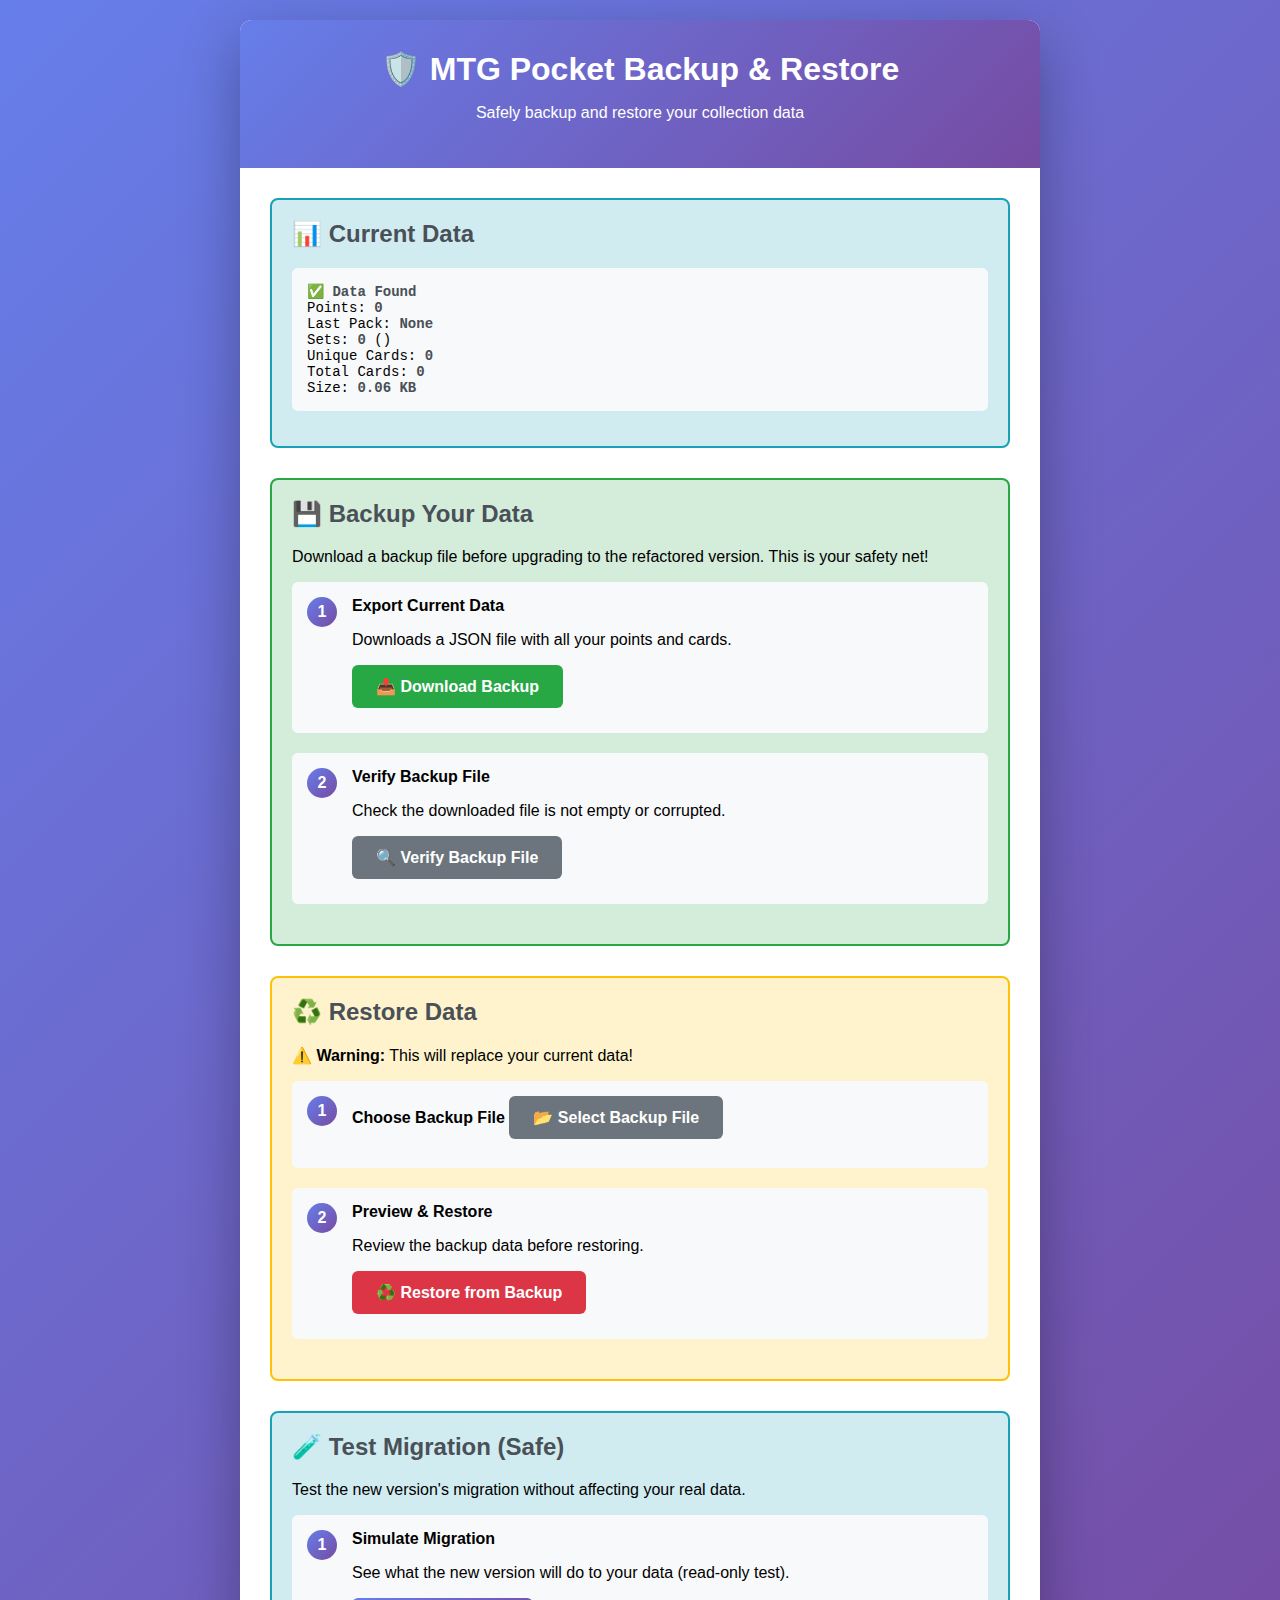
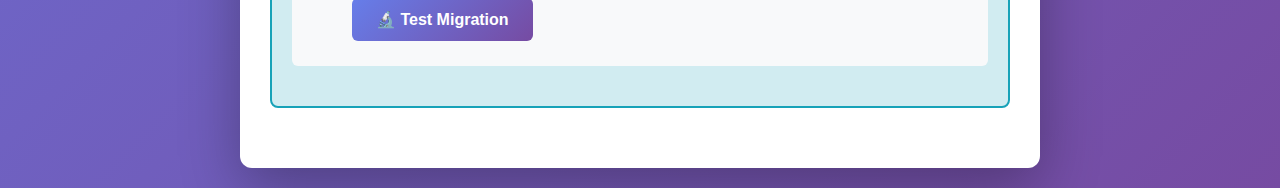
<file: backup.html>
<!DOCTYPE html>
<html lang="en">
<head>
  <meta charset="UTF-8">
  <meta name="viewport" content="width=device-width, initial-scale=1.0">
  <title>MTG Pocket - Backup & Restore</title>
  <style>
    * {
      box-sizing: border-box;
    }
    
    body {
      font-family: 'Segoe UI', Tahoma, Geneva, Verdana, sans-serif;
      background: linear-gradient(135deg, #667eea 0%, #764ba2 100%);
      margin: 0;
      padding: 20px;
      min-height: 100vh;
    }
    
    .container {
      max-width: 800px;
      margin: 0 auto;
      background: white;
      border-radius: 12px;
      box-shadow: 0 20px 60px rgba(0,0,0,0.3);
      overflow: hidden;
    }
    
    header {
      background: linear-gradient(135deg, #667eea 0%, #764ba2 100%);
      color: white;
      padding: 30px;
      text-align: center;
    }
    
    header h1 {
      margin: 0 0 10px 0;
      font-size: 2rem;
    }
    
    .content {
      padding: 30px;
    }
    
    .section {
      margin-bottom: 30px;
      padding: 20px;
      border: 2px solid #e9ecef;
      border-radius: 8px;
    }
    
    .section h2 {
      margin-top: 0;
      color: #495057;
      display: flex;
      align-items: center;
      gap: 10px;
    }
    
    .section.warning {
      border-color: #ffc107;
      background: #fff3cd;
    }
    
    .section.success {
      border-color: #28a745;
      background: #d4edda;
    }
    
    .section.info {
      border-color: #17a2b8;
      background: #d1ecf1;
    }
    
    button {
      padding: 12px 24px;
      border: none;
      border-radius: 6px;
      font-weight: 600;
      cursor: pointer;
      font-size: 16px;
      transition: all 0.2s;
      margin-right: 10px;
      margin-bottom: 10px;
    }
    
    button:hover {
      transform: translateY(-2px);
      box-shadow: 0 4px 12px rgba(0,0,0,0.15);
    }
    
    .btn-primary {
      background: linear-gradient(135deg, #667eea 0%, #764ba2 100%);
      color: white;
    }
    
    .btn-success {
      background: #28a745;
      color: white;
    }
    
    .btn-danger {
      background: #dc3545;
      color: white;
    }
    
    .btn-secondary {
      background: #6c757d;
      color: white;
    }
    
    .info-box {
      background: #f8f9fa;
      padding: 15px;
      border-radius: 6px;
      margin: 15px 0;
      font-family: 'Courier New', monospace;
      font-size: 14px;
    }
    
    .info-box strong {
      color: #495057;
    }
    
    input[type="file"] {
      display: none;
    }
    
    .file-input-label {
      display: inline-block;
      padding: 12px 24px;
      background: #6c757d;
      color: white;
      border-radius: 6px;
      cursor: pointer;
      font-weight: 600;
      transition: all 0.2s;
    }
    
    .file-input-label:hover {
      transform: translateY(-2px);
      box-shadow: 0 4px 12px rgba(0,0,0,0.15);
    }
    
    .step {
      display: flex;
      align-items: flex-start;
      gap: 15px;
      margin-bottom: 20px;
      padding: 15px;
      background: #f8f9fa;
      border-radius: 6px;
    }
    
    .step-number {
      min-width: 30px;
      height: 30px;
      background: linear-gradient(135deg, #667eea 0%, #764ba2 100%);
      color: white;
      border-radius: 50%;
      display: flex;
      align-items: center;
      justify-content: center;
      font-weight: bold;
    }
    
    .step-content {
      flex: 1;
    }
    
    .status {
      margin-top: 15px;
      padding: 10px;
      border-radius: 6px;
      display: none;
    }
    
    .status.show {
      display: block;
    }
    
    .status.success {
      background: #d4edda;
      color: #155724;
      border: 1px solid #c3e6cb;
    }
    
    .status.error {
      background: #f8d7da;
      color: #721c24;
      border: 1px solid #f5c6cb;
    }
    
    .status.info {
      background: #d1ecf1;
      color: #0c5460;
      border: 1px solid #bee5eb;
    }
  </style>
</head>
<body>
  <div class="container">
    <header>
      <h1>🛡️ MTG Pocket Backup & Restore</h1>
      <p>Safely backup and restore your collection data</p>
    </header>
    
    <div class="content">
      <!-- Current Data Info -->
      <div class="section info">
        <h2>📊 Current Data</h2>
        <div class="info-box" id="currentDataInfo">
          Checking localStorage...
        </div>
      </div>
      
      <!-- Backup Section -->
      <div class="section success">
        <h2>💾 Backup Your Data</h2>
        <p>Download a backup file before upgrading to the refactored version. This is your safety net!</p>
        
        <div class="step">
          <div class="step-number">1</div>
          <div class="step-content">
            <strong>Export Current Data</strong>
            <p>Downloads a JSON file with all your points and cards.</p>
            <button class="btn-success" id="exportBtn">📥 Download Backup</button>
          </div>
        </div>
        
        <div class="step">
          <div class="step-number">2</div>
          <div class="step-content">
            <strong>Verify Backup File</strong>
            <p>Check the downloaded file is not empty or corrupted.</p>
            <button class="btn-secondary" id="verifyBtn">🔍 Verify Backup File</button>
            <input type="file" id="verifyInput" accept=".json">
          </div>
        </div>
        
        <div id="backupStatus" class="status"></div>
      </div>
      
      <!-- Restore Section -->
      <div class="section warning">
        <h2>♻️ Restore Data</h2>
        <p><strong>⚠️ Warning:</strong> This will replace your current data!</p>
        
        <div class="step">
          <div class="step-number">1</div>
          <div class="step-content">
            <strong>Choose Backup File</strong>
            <label for="restoreInput" class="file-input-label">
              📂 Select Backup File
            </label>
            <input type="file" id="restoreInput" accept=".json">
            <p id="selectedFile" style="margin-top:10px;color:#6c757d;font-size:14px;"></p>
          </div>
        </div>
        
        <div class="step">
          <div class="step-number">2</div>
          <div class="step-content">
            <strong>Preview & Restore</strong>
            <p>Review the backup data before restoring.</p>
            <button class="btn-danger" id="restoreBtn" disabled>♻️ Restore from Backup</button>
          </div>
        </div>
        
        <div id="restoreStatus" class="status"></div>
        <div id="previewData" class="info-box" style="display:none;"></div>
      </div>
      
      <!-- Test Migration Section -->
      <div class="section info">
        <h2>🧪 Test Migration (Safe)</h2>
        <p>Test the new version's migration without affecting your real data.</p>
        
        <div class="step">
          <div class="step-number">1</div>
          <div class="step-content">
            <strong>Simulate Migration</strong>
            <p>See what the new version will do to your data (read-only test).</p>
            <button class="btn-primary" id="testMigrationBtn">🔬 Test Migration</button>
          </div>
        </div>
        
        <div id="migrationStatus" class="status"></div>
        <pre id="migrationPreview" style="display:none;background:#f8f9fa;padding:15px;border-radius:6px;overflow-x:auto;font-size:12px;"></pre>
      </div>
    </div>
  </div>

  <script>
    // Check current data on load
    window.addEventListener('load', () => {
      const data = localStorage.getItem('mtgPocket');
      const infoDiv = document.getElementById('currentDataInfo');
      
      if (!data) {
        infoDiv.innerHTML = '<strong>⚠️ No data found</strong><br>No MTG Pocket data in localStorage.';
        return;
      }
      
      try {
        const parsed = JSON.parse(data);
        const sets = Object.keys(parsed.cards || {});
        const totalCards = Object.values(parsed.cards || {}).reduce((sum, set) => 
          sum + Object.keys(set).length, 0
        );
        const totalCount = Object.values(parsed.cards || {}).reduce((sum, set) => 
          sum + Object.values(set).reduce((s, card) => s + (card.count || 0), 0), 0
        );
        const dataSize = new Blob([data]).size;
        
        infoDiv.innerHTML = `
          <strong>✅ Data Found</strong><br>
          Points: <strong>${parsed.points || 0}</strong><br>
          Last Pack: <strong>${parsed.lastPack || 'None'}</strong><br>
          Sets: <strong>${sets.length}</strong> (${sets.join(', ')})<br>
          Unique Cards: <strong>${totalCards}</strong><br>
          Total Cards: <strong>${totalCount}</strong><br>
          Size: <strong>${(dataSize / 1024).toFixed(2)} KB</strong>
        `;
      } catch (error) {
        infoDiv.innerHTML = `<strong>❌ Corrupted Data</strong><br>Error: ${error.message}`;
      }
    });
    
    // Export backup
    document.getElementById('exportBtn').onclick = () => {
      const data = localStorage.getItem('mtgPocket');
      const statusDiv = document.getElementById('backupStatus');
      
      if (!data) {
        statusDiv.className = 'status error show';
        statusDiv.textContent = '❌ No data to backup!';
        return;
      }
      
      const blob = new Blob([data], { type: 'application/json' });
      const url = URL.createObjectURL(blob);
      const a = document.createElement('a');
      const timestamp = new Date().toISOString().replace(/[:.]/g, '-').slice(0, -5);
      a.href = url;
      a.download = `mtg-pocket-backup-${timestamp}.json`;
      a.click();
      URL.revokeObjectURL(url);
      
      statusDiv.className = 'status success show';
      statusDiv.textContent = `✅ Backup downloaded: mtg-pocket-backup-${timestamp}.json`;
    };
    
    // Verify backup
    document.getElementById('verifyBtn').onclick = () => {
      document.getElementById('verifyInput').click();
    };
    
    document.getElementById('verifyInput').onchange = (e) => {
      const file = e.target.files[0];
      const statusDiv = document.getElementById('backupStatus');
      
      if (!file) return;
      
      const reader = new FileReader();
      reader.onload = (event) => {
        try {
          const data = JSON.parse(event.target.result);
          
          if (!data.points && data.points !== 0) throw new Error('Missing points field');
          if (!data.cards) throw new Error('Missing cards field');
          
          const sets = Object.keys(data.cards);
          const totalCards = Object.values(data.cards).reduce((sum, set) => 
            sum + Object.keys(set).length, 0
          );
          
          statusDiv.className = 'status success show';
          statusDiv.innerHTML = `
            ✅ Backup file is valid!<br>
            Points: ${data.points}<br>
            Sets: ${sets.length}<br>
            Cards: ${totalCards}
          `;
        } catch (error) {
          statusDiv.className = 'status error show';
          statusDiv.textContent = `❌ Invalid backup file: ${error.message}`;
        }
      };
      reader.readAsText(file);
    };
    
    // Select restore file
    document.getElementById('restoreInput').onchange = (e) => {
      const file = e.target.files[0];
      const selectedFileDiv = document.getElementById('selectedFile');
      const restoreBtn = document.getElementById('restoreBtn');
      const previewDiv = document.getElementById('previewData');
      const statusDiv = document.getElementById('restoreStatus');
      
      if (!file) {
        restoreBtn.disabled = true;
        return;
      }
      
      selectedFileDiv.textContent = `Selected: ${file.name} (${(file.size / 1024).toFixed(2)} KB)`;
      
      const reader = new FileReader();
      reader.onload = (event) => {
        try {
          const data = JSON.parse(event.target.result);
          
          // Validate
          if (!data.points && data.points !== 0) throw new Error('Invalid backup: missing points');
          if (!data.cards) throw new Error('Invalid backup: missing cards');
          
          // Store for restoration
          window.backupData = data;
          
          // Show preview
          const sets = Object.keys(data.cards);
          const totalCards = Object.values(data.cards).reduce((sum, set) => 
            sum + Object.keys(set).length, 0
          );
          
          previewDiv.style.display = 'block';
          previewDiv.innerHTML = `
            <strong>Preview:</strong><br>
            Points: ${data.points}<br>
            Sets: ${sets.join(', ')}<br>
            Total Cards: ${totalCards}<br>
            Last Pack: ${data.lastPack || 'None'}
          `;
          
          restoreBtn.disabled = false;
          statusDiv.className = 'status info show';
          statusDiv.textContent = '✅ Ready to restore. Click "Restore from Backup" to proceed.';
        } catch (error) {
          restoreBtn.disabled = true;
          previewDiv.style.display = 'none';
          statusDiv.className = 'status error show';
          statusDiv.textContent = `❌ Invalid backup file: ${error.message}`;
        }
      };
      reader.readAsText(file);
    };
    
    // Restore data
    document.getElementById('restoreBtn').onclick = () => {
      const statusDiv = document.getElementById('restoreStatus');
      
      if (!window.backupData) {
        statusDiv.className = 'status error show';
        statusDiv.textContent = '❌ No backup data loaded!';
        return;
      }
      
      if (!confirm('⚠️ This will REPLACE your current data! Are you sure?')) {
        return;
      }
      
      try {
        localStorage.setItem('mtgPocket', JSON.stringify(window.backupData));
        statusDiv.className = 'status success show';
        statusDiv.textContent = '✅ Data restored successfully! Reload the main app to see your data.';
        
        // Update current data display
        setTimeout(() => window.location.reload(), 1000);
      } catch (error) {
        statusDiv.className = 'status error show';
        statusDiv.textContent = `❌ Failed to restore: ${error.message}`;
      }
    };
    
    // Test migration
    document.getElementById('testMigrationBtn').onclick = () => {
      const statusDiv = document.getElementById('migrationStatus');
      const previewDiv = document.getElementById('migrationPreview');
      
      const data = localStorage.getItem('mtgPocket');
      
      if (!data) {
        statusDiv.className = 'status error show';
        statusDiv.textContent = '❌ No data to test migration on!';
        return;
      }
      
      try {
        const parsed = JSON.parse(data);
        const MTG_CARD_BACK = 'https://files.mtg.wiki/Magic_card_back.jpg';
        
        let changes = [];
        let migrated = JSON.parse(JSON.stringify(parsed)); // Deep clone
        
        // Simulate migration
        Object.keys(migrated.cards || {}).forEach(setCode => {
          Object.keys(migrated.cards[setCode]).forEach(cardId => {
            const card = migrated.cards[setCode][cardId];
            
            if (card.fullart === undefined) {
              card.fullart = cardId.endsWith('_fullart');
              changes.push(`${setCode}/${cardId}: Added fullart=${card.fullart}`);
            }
            
            if (card.backImg === undefined) {
              card.backImg = MTG_CARD_BACK;
              changes.push(`${setCode}/${cardId}: Added backImg`);
            }
            
            if (typeof card.count !== 'number') {
              card.count = 1;
              changes.push(`${setCode}/${cardId}: Fixed count to 1`);
            }
          });
        });
        
        if (changes.length === 0) {
          statusDiv.className = 'status success show';
          statusDiv.textContent = '✅ No migration needed! Your data is already compatible.';
          previewDiv.style.display = 'none';
        } else {
          statusDiv.className = 'status info show';
          statusDiv.textContent = `🔬 Migration would make ${changes.length} changes:`;
          previewDiv.style.display = 'block';
          previewDiv.textContent = changes.join('\n');
        }
      } catch (error) {
        statusDiv.className = 'status error show';
        statusDiv.textContent = `❌ Error testing migration: ${error.message}`;
      }
    };
  </script>
</body>
</html>
</file>
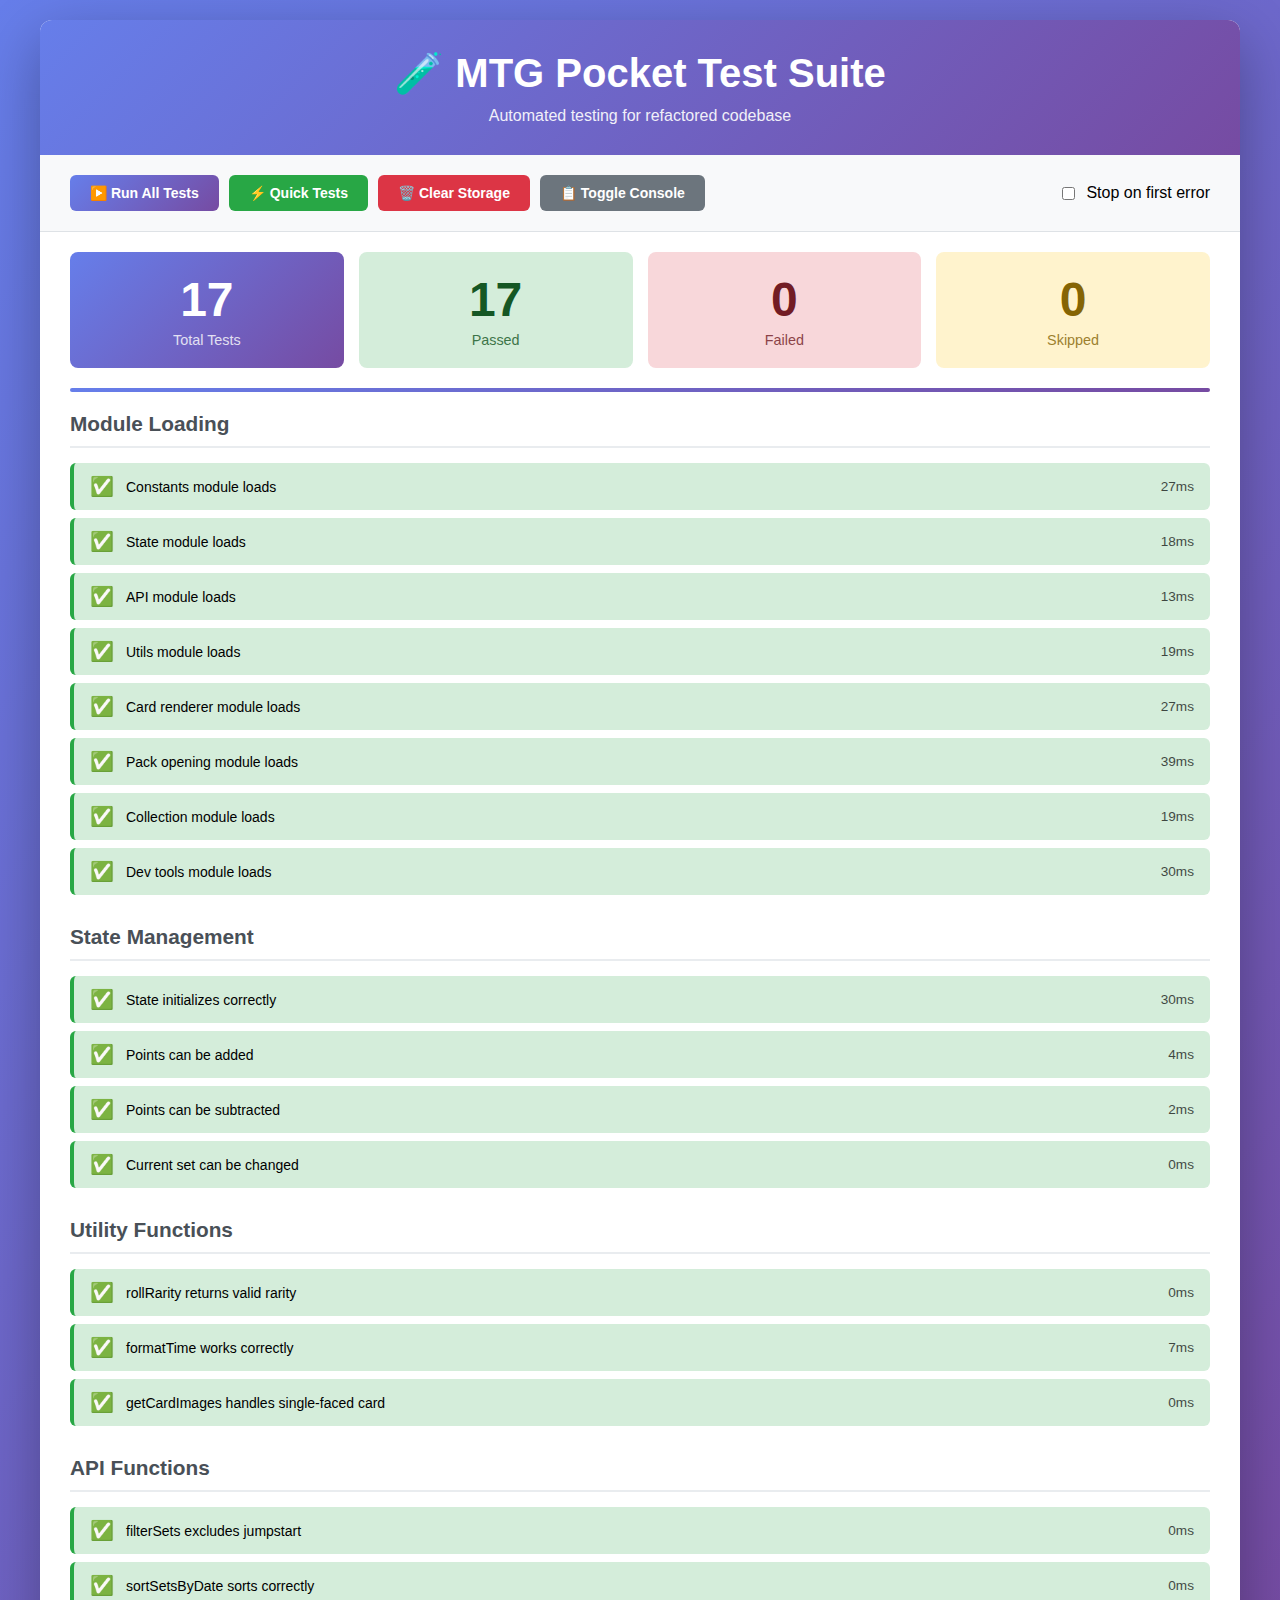
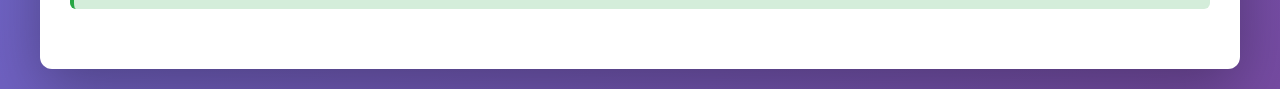
<file: test.html>
<!DOCTYPE html>
<html lang="en">
<head>
  <meta charset="UTF-8">
  <meta name="viewport" content="width=device-width, initial-scale=1.0">
  <title>MTG Pocket - Test Suite</title>
  <style>
    * {
      box-sizing: border-box;
    }
    
    body {
      font-family: 'Segoe UI', Tahoma, Geneva, Verdana, sans-serif;
      background: linear-gradient(135deg, #667eea 0%, #764ba2 100%);
      margin: 0;
      padding: 20px;
      min-height: 100vh;
    }
    
    .container {
      max-width: 1200px;
      margin: 0 auto;
      background: white;
      border-radius: 12px;
      box-shadow: 0 20px 60px rgba(0,0,0,0.3);
      overflow: hidden;
    }
    
    header {
      background: linear-gradient(135deg, #667eea 0%, #764ba2 100%);
      color: white;
      padding: 30px;
      text-align: center;
    }
    
    header h1 {
      margin: 0 0 10px 0;
      font-size: 2.5rem;
    }
    
    header p {
      margin: 0;
      opacity: 0.9;
    }
    
    .controls {
      padding: 20px 30px;
      background: #f8f9fa;
      border-bottom: 1px solid #dee2e6;
      display: flex;
      gap: 10px;
      flex-wrap: wrap;
      align-items: center;
    }
    
    button {
      padding: 10px 20px;
      border: none;
      border-radius: 6px;
      font-weight: 600;
      cursor: pointer;
      transition: all 0.2s;
      font-size: 14px;
    }
    
    button:hover {
      transform: translateY(-2px);
      box-shadow: 0 4px 12px rgba(0,0,0,0.15);
    }
    
    .btn-primary {
      background: linear-gradient(135deg, #667eea 0%, #764ba2 100%);
      color: white;
    }
    
    .btn-success {
      background: #28a745;
      color: white;
    }
    
    .btn-danger {
      background: #dc3545;
      color: white;
    }
    
    .btn-secondary {
      background: #6c757d;
      color: white;
    }
    
    .summary {
      padding: 20px 30px;
      display: grid;
      grid-template-columns: repeat(auto-fit, minmax(200px, 1fr));
      gap: 15px;
    }
    
    .stat-card {
      padding: 20px;
      border-radius: 8px;
      text-align: center;
    }
    
    .stat-card.total {
      background: linear-gradient(135deg, #667eea 0%, #764ba2 100%);
      color: white;
    }
    
    .stat-card.passed {
      background: #d4edda;
      color: #155724;
    }
    
    .stat-card.failed {
      background: #f8d7da;
      color: #721c24;
    }
    
    .stat-card.skipped {
      background: #fff3cd;
      color: #856404;
    }
    
    .stat-card .number {
      font-size: 3rem;
      font-weight: bold;
      margin: 0;
    }
    
    .stat-card .label {
      font-size: 0.9rem;
      opacity: 0.8;
      margin-top: 5px;
    }
    
    .progress-bar {
      height: 4px;
      background: #e9ecef;
      margin: 0 30px 20px 30px;
      border-radius: 2px;
      overflow: hidden;
    }
    
    .progress-fill {
      height: 100%;
      background: linear-gradient(90deg, #667eea 0%, #764ba2 100%);
      width: 0%;
      transition: width 0.3s ease;
    }
    
    .results {
      padding: 0 30px 30px 30px;
    }
    
    .test-group {
      margin-bottom: 30px;
    }
    
    .test-group h2 {
      font-size: 1.3rem;
      margin: 0 0 15px 0;
      padding-bottom: 10px;
      border-bottom: 2px solid #e9ecef;
      color: #495057;
    }
    
    .test-item {
      padding: 12px 16px;
      margin-bottom: 8px;
      border-radius: 6px;
      display: flex;
      align-items: center;
      gap: 12px;
      font-size: 14px;
      transition: all 0.2s;
    }
    
    .test-item:hover {
      transform: translateX(4px);
    }
    
    .test-item.passed {
      background: #d4edda;
      border-left: 4px solid #28a745;
    }
    
    .test-item.failed {
      background: #f8d7da;
      border-left: 4px solid #dc3545;
    }
    
    .test-item.skipped {
      background: #fff3cd;
      border-left: 4px solid #ffc107;
    }
    
    .test-item.running {
      background: #cfe2ff;
      border-left: 4px solid #0d6efd;
      animation: pulse 1.5s ease-in-out infinite;
    }
    
    @keyframes pulse {
      0%, 100% { opacity: 1; }
      50% { opacity: 0.7; }
    }
    
    .test-icon {
      font-size: 1.2rem;
      min-width: 24px;
    }
    
    .test-name {
      flex: 1;
      font-weight: 500;
    }
    
    .test-duration {
      font-size: 0.85rem;
      opacity: 0.7;
    }
    
    .test-error {
      margin-top: 8px;
      padding: 8px 12px;
      background: rgba(0,0,0,0.05);
      border-radius: 4px;
      font-family: 'Courier New', monospace;
      font-size: 0.85rem;
      color: #721c24;
      white-space: pre-wrap;
      word-break: break-word;
    }
    
    .loading {
      text-align: center;
      padding: 40px;
      color: #6c757d;
    }
    
    .spinner {
      border: 3px solid #f3f3f3;
      border-top: 3px solid #667eea;
      border-radius: 50%;
      width: 40px;
      height: 40px;
      animation: spin 1s linear infinite;
      margin: 0 auto 20px;
    }
    
    @keyframes spin {
      0% { transform: rotate(0deg); }
      100% { transform: rotate(360deg); }
    }
    
    .console-output {
      margin-top: 20px;
      padding: 15px;
      background: #1e1e1e;
      color: #d4d4d4;
      border-radius: 6px;
      font-family: 'Courier New', monospace;
      font-size: 0.85rem;
      max-height: 300px;
      overflow-y: auto;
      display: none;
    }
    
    .console-output.visible {
      display: block;
    }
    
    .console-line {
      margin-bottom: 4px;
      padding: 2px 0;
    }
    
    .console-line.error {
      color: #f48771;
    }
    
    .console-line.warn {
      color: #dcdcaa;
    }
    
    .console-line.info {
      color: #4fc1ff;
    }
  </style>
</head>
<body>
  <div class="container">
    <header>
      <h1>🧪 MTG Pocket Test Suite</h1>
      <p>Automated testing for refactored codebase</p>
    </header>
    
    <div class="controls">
      <button class="btn-primary" id="runAllTests">▶️ Run All Tests</button>
      <button class="btn-success" id="runQuickTests">⚡ Quick Tests</button>
      <button class="btn-danger" id="clearStorage">🗑️ Clear Storage</button>
      <button class="btn-secondary" id="toggleConsole">📋 Toggle Console</button>
      <label style="margin-left: auto; display: flex; align-items: center; gap: 8px;">
        <input type="checkbox" id="stopOnError">
        <span>Stop on first error</span>
      </label>
    </div>
    
    <div class="summary" id="summary" style="display: none;">
      <div class="stat-card total">
        <div class="number" id="totalTests">0</div>
        <div class="label">Total Tests</div>
      </div>
      <div class="stat-card passed">
        <div class="number" id="passedTests">0</div>
        <div class="label">Passed</div>
      </div>
      <div class="stat-card failed">
        <div class="number" id="failedTests">0</div>
        <div class="label">Failed</div>
      </div>
      <div class="stat-card skipped">
        <div class="number" id="skippedTests">0</div>
        <div class="label">Skipped</div>
      </div>
    </div>
    
    <div class="progress-bar">
      <div class="progress-fill" id="progressFill"></div>
    </div>
    
    <div class="results" id="results">
      <div class="loading">
        <div class="spinner"></div>
        <p>Ready to run tests...</p>
      </div>
    </div>
    
    <div class="console-output" id="consoleOutput"></div>
  </div>

  <script type="module">
    // Test Suite Framework
    class TestSuite {
      constructor() {
        this.tests = [];
        this.results = {
          total: 0,
          passed: 0,
          failed: 0,
          skipped: 0
        };
        this.running = false;
        this.stopOnError = false;
        this.consoleLogs = [];
        
        // Intercept console methods
        this.setupConsoleInterception();
      }
      
      setupConsoleInterception() {
        const originalLog = console.log;
        const originalError = console.error;
        const originalWarn = console.warn;
        
        console.log = (...args) => {
          this.addConsoleLog('info', args.join(' '));
          originalLog.apply(console, args);
        };
        
        console.error = (...args) => {
          this.addConsoleLog('error', args.join(' '));
          originalError.apply(console, args);
        };
        
        console.warn = (...args) => {
          this.addConsoleLog('warn', args.join(' '));
          originalWarn.apply(console, args);
        };
      }
      
      addConsoleLog(type, message) {
        this.consoleLogs.push({ type, message, time: new Date().toLocaleTimeString() });
        this.updateConsoleOutput();
      }
      
      updateConsoleOutput() {
        const consoleDiv = document.getElementById('consoleOutput');
        const last20 = this.consoleLogs.slice(-20);
        consoleDiv.innerHTML = last20.map(log => 
          `<div class="console-line ${log.type}">[${log.time}] ${log.message}</div>`
        ).join('');
        consoleDiv.scrollTop = consoleDiv.scrollHeight;
      }
      
      group(name, tests) {
        this.tests.push({ type: 'group', name, tests });
      }
      
      test(name, fn, options = {}) {
        return { name, fn, options };
      }
      
      async runAll() {
        if (this.running) return;
        
        this.running = true;
        this.results = { total: 0, passed: 0, failed: 0, skipped: 0 };
        this.stopOnError = document.getElementById('stopOnError').checked;
        
        const resultsDiv = document.getElementById('results');
        resultsDiv.innerHTML = '';
        
        document.getElementById('summary').style.display = 'grid';
        
        for (const group of this.tests) {
          if (group.type === 'group') {
            const groupDiv = document.createElement('div');
            groupDiv.className = 'test-group';
            groupDiv.innerHTML = `<h2>${group.name}</h2>`;
            resultsDiv.appendChild(groupDiv);
            
            for (const test of group.tests) {
              if (!this.running) break;
              
              const testDiv = document.createElement('div');
              testDiv.className = 'test-item running';
              testDiv.innerHTML = `
                <span class="test-icon">⏳</span>
                <span class="test-name">${test.name}</span>
                <span class="test-duration">Running...</span>
              `;
              groupDiv.appendChild(testDiv);
              
              this.results.total++;
              this.updateProgress();
              
              const startTime = performance.now();
              
              try {
                await test.fn();
                const duration = Math.round(performance.now() - startTime);
                
                testDiv.className = 'test-item passed';
                testDiv.innerHTML = `
                  <span class="test-icon">✅</span>
                  <span class="test-name">${test.name}</span>
                  <span class="test-duration">${duration}ms</span>
                `;
                
                this.results.passed++;
              } catch (error) {
                const duration = Math.round(performance.now() - startTime);
                
                testDiv.className = 'test-item failed';
                testDiv.innerHTML = `
                  <span class="test-icon">❌</span>
                  <span class="test-name">${test.name}</span>
                  <span class="test-duration">${duration}ms</span>
                `;
                
                const errorDiv = document.createElement('div');
                errorDiv.className = 'test-error';
                errorDiv.textContent = error.message || error;
                testDiv.appendChild(errorDiv);
                
                this.results.failed++;
                
                if (this.stopOnError) {
                  this.running = false;
                  break;
                }
              }
              
              this.updateProgress();
            }
          }
        }
        
        this.running = false;
        this.updateProgress();
      }
      
      async runQuick() {
        // Run only quick tests (marked with quick: true)
        const originalTests = this.tests;
        this.tests = this.tests.map(group => ({
          ...group,
          tests: group.tests.filter(t => t.options.quick)
        })).filter(g => g.tests.length > 0);
        
        await this.runAll();
        
        this.tests = originalTests;
      }
      
      updateProgress() {
        document.getElementById('totalTests').textContent = this.results.total;
        document.getElementById('passedTests').textContent = this.results.passed;
        document.getElementById('failedTests').textContent = this.results.failed;
        document.getElementById('skippedTests').textContent = this.results.skipped;
        
        const progress = this.results.total > 0 
          ? ((this.results.passed + this.results.failed + this.results.skipped) / this.results.total) * 100 
          : 0;
        
        document.getElementById('progressFill').style.width = `${progress}%`;
      }
      
      stop() {
        this.running = false;
      }
    }
    
    // Create test suite instance
    const suite = new TestSuite();
    
    // ===== MODULE LOADING TESTS =====
    suite.group('Module Loading', [
      suite.test('Constants module loads', async () => {
        const module = await import('./js/constants.js');
        if (!module.PACK_COST) throw new Error('PACK_COST not exported');
        if (module.PACK_COST !== 6) throw new Error('PACK_COST has wrong value');
      }, { quick: true }),
      
      suite.test('State module loads', async () => {
        const module = await import('./js/state.js');
        if (typeof module.initializeState !== 'function') throw new Error('initializeState not exported');
        if (typeof module.save !== 'function') throw new Error('save not exported');
      }, { quick: true }),
      
      suite.test('API module loads', async () => {
        const module = await import('./js/api.js');
        if (typeof module.fetchAllPages !== 'function') throw new Error('fetchAllPages not exported');
      }, { quick: true }),
      
      suite.test('Utils module loads', async () => {
        const module = await import('./js/utils.js');
        if (typeof module.rollRarity !== 'function') throw new Error('rollRarity not exported');
        if (typeof module.getCardImages !== 'function') throw new Error('getCardImages not exported');
      }, { quick: true }),
      
      suite.test('Card renderer module loads', async () => {
        const module = await import('./js/card-renderer.js');
        if (typeof module.createCardElement !== 'function') throw new Error('createCardElement not exported');
      }, { quick: true }),
      
      suite.test('Pack opening module loads', async () => {
        const module = await import('./js/pack-opening.js');
        if (typeof module.openPack !== 'function') throw new Error('openPack not exported');
      }, { quick: true }),
      
      suite.test('Collection module loads', async () => {
        const module = await import('./js/collection.js');
        if (typeof module.renderCollection !== 'function') throw new Error('renderCollection not exported');
      }, { quick: true }),
      
      suite.test('Dev tools module loads', async () => {
        const module = await import('./js/dev-tools.js');
        if (typeof module.initDevPanel !== 'function') throw new Error('initDevPanel not exported');
      }, { quick: true }),
    ]);
    
    // ===== STATE MANAGEMENT TESTS =====
    suite.group('State Management', [
      suite.test('State initializes correctly', async () => {
        const { initializeState, getPoints } = await import('./js/state.js');
        initializeState();
        const points = getPoints();
        if (typeof points !== 'number') throw new Error('Points is not a number');
      }, { quick: true }),
      
      suite.test('Points can be added', async () => {
        const { addPoints, getPoints } = await import('./js/state.js');
        const before = getPoints();
        addPoints(5);
        const after = getPoints();
        if (after !== before + 5) throw new Error('Points not added correctly');
      }, { quick: true }),
      
      suite.test('Points can be subtracted', async () => {
        const { subtractPoints, getPoints } = await import('./js/state.js');
        const before = getPoints();
        subtractPoints(3);
        const after = getPoints();
        if (after !== before - 3) throw new Error('Points not subtracted correctly');
      }, { quick: true }),
      
      suite.test('Current set can be changed', async () => {
        const { setCurrentSet, getCurrentSet } = await import('./js/state.js');
        setCurrentSet('TEST');
        const current = getCurrentSet();
        if (current !== 'TEST') throw new Error('Set not changed correctly');
      }, { quick: true }),
      
      suite.test('Data persists to localStorage', async () => {
        const { save, setPoints } = await import('./js/state.js');
        setPoints(100);
        save();
        const stored = JSON.parse(localStorage.getItem('mtgPocket'));
        if (stored.points !== 100) throw new Error('Data not saved to localStorage');
      }),
    ]);
    
    // ===== UTILITY FUNCTION TESTS =====
    suite.group('Utility Functions', [
      suite.test('rollRarity returns valid rarity', async () => {
        const { rollRarity } = await import('./js/utils.js');
        const validRarities = ['common', 'uncommon', 'rare', 'mythic'];
        const result = rollRarity();
        if (!validRarities.includes(result)) throw new Error(`Invalid rarity: ${result}`);
      }, { quick: true }),
      
      suite.test('rollRarity distribution is reasonable', async () => {
        const { rollRarity } = await import('./js/utils.js');
        const rolls = Array(1000).fill(0).map(() => rollRarity());
        const common = rolls.filter(r => r === 'common').length;
        const mythic = rolls.filter(r => r === 'mythic').length;
        
        // Common should be most frequent
        if (common < 500) throw new Error('Common cards too rare');
        // Mythic should be rarest
        if (mythic > 100) throw new Error('Mythic cards too common');
      }),
      
      suite.test('formatTime works correctly', async () => {
        const { formatTime } = await import('./js/utils.js');
        const result = formatTime(125000); // 2:05
        if (result !== '02:05') throw new Error(`Wrong format: ${result}`);
      }, { quick: true }),
      
      suite.test('randomChance works', async () => {
        const { randomChance } = await import('./js/utils.js');
        const always = Array(100).fill(0).map(() => randomChance(1.0));
        const never = Array(100).fill(0).map(() => randomChance(0.0));
        
        if (!always.every(r => r === true)) throw new Error('randomChance(1.0) should always be true');
        if (!never.every(r => r === false)) throw new Error('randomChance(0.0) should always be false');
      }),
      
      suite.test('getCardImages handles single-faced card', async () => {
        const { getCardImages } = await import('./js/utils.js');
        const card = {
          name: 'Test Card',
          image_uris: { normal: 'front.jpg' }
        };
        const result = getCardImages(card);
        if (result.front !== 'front.jpg') throw new Error('Front image not extracted');
        if (!result.back) throw new Error('Back image missing');
      }, { quick: true }),
      
      suite.test('getCardImages handles double-faced card', async () => {
        const { getCardImages } = await import('./js/utils.js');
        const card = {
          name: 'Test DFC',
          card_faces: [
            { image_uris: { normal: 'front.jpg' } },
            { image_uris: { normal: 'back.jpg' } }
          ]
        };
        const result = getCardImages(card);
        if (result.front !== 'front.jpg') throw new Error('Front image not extracted');
        if (result.back !== 'back.jpg') throw new Error('Back image not extracted');
      }),
    ]);
    
    // ===== API TESTS =====
    suite.group('API Functions', [
      suite.test('fetchAllPages handles single page', async () => {
        const { fetchAllPages } = await import('./js/api.js');
        // Note: This will make a real API call - might be slow
        const url = 'https://api.scryfall.com/sets';
        const result = await fetchAllPages(url);
        if (!Array.isArray(result)) throw new Error('Result is not an array');
        if (result.length === 0) throw new Error('No data returned');
      }),
      
      suite.test('filterSets excludes jumpstart', async () => {
        const { filterSets } = await import('./js/api.js');
        const sets = [
          { name: 'Jumpstart', released_at: '2020-01-01', card_count: 500, icon_svg_uri: 'icon.svg' },
          { name: 'Normal Set', released_at: '2020-01-01', card_count: 500, icon_svg_uri: 'icon.svg' }
        ];
        const result = filterSets(sets);
        if (result.some(s => s.name === 'Jumpstart')) throw new Error('Jumpstart not filtered');
        if (!result.some(s => s.name === 'Normal Set')) throw new Error('Normal set was filtered');
      }, { quick: true }),
      
      suite.test('sortSetsByDate sorts correctly', async () => {
        const { sortSetsByDate } = await import('./js/api.js');
        const sets = [
          { released_at: '2020-01-01' },
          { released_at: '2022-01-01' },
          { released_at: '2021-01-01' }
        ];
        const result = sortSetsByDate(sets);
        if (result[0].released_at !== '2022-01-01') throw new Error('Not sorted newest first');
      }, { quick: true }),
    ]);
    
    // ===== INTEGRATION TESTS =====
    suite.group('Integration Tests', [
      suite.test('Can initialize and save state', async () => {
        const { initializeState, setPoints, save, getPoints } = await import('./js/state.js');
        initializeState();
        setPoints(50);
        save();
        
        // Reload state
        initializeState();
        if (getPoints() !== 50) throw new Error('State not persisted correctly');
      }),
      
      suite.test('Pack cost constant matches UI', async () => {
        const { PACK_COST } = await import('./js/constants.js');
        const costSpan = document.getElementById('packCost');
        if (!costSpan) throw new Error('Pack cost element not found in DOM');
        // Note: This test assumes main.js has run and updated the UI
      }),
      
      suite.test('LocalStorage structure is valid', async () => {
        const stored = localStorage.getItem('mtgPocket');
        if (!stored) throw new Error('No data in localStorage');
        
        const data = JSON.parse(stored);
        if (typeof data.points !== 'number') throw new Error('Invalid points type');
        if (typeof data.last !== 'number') throw new Error('Invalid last timestamp type');
        if (typeof data.cards !== 'object') throw new Error('Invalid cards type');
      }),
    ]);
    
    // ===== EVENT HANDLERS =====
    document.getElementById('runAllTests').onclick = () => suite.runAll();
    document.getElementById('runQuickTests').onclick = () => suite.runQuick();
    document.getElementById('clearStorage').onclick = () => {
      if (confirm('Clear all localStorage data? This will reset your progress!')) {
        localStorage.removeItem('mtgPocket');
        alert('Storage cleared! Reload the main app to start fresh.');
      }
    };
    document.getElementById('toggleConsole').onclick = () => {
      const consoleDiv = document.getElementById('consoleOutput');
      consoleDiv.classList.toggle('visible');
    };
    
    // Auto-run quick tests on load
    window.addEventListener('load', () => {
      setTimeout(() => suite.runQuick(), 500);
    });
  </script>
</body>
</html>
</file>
